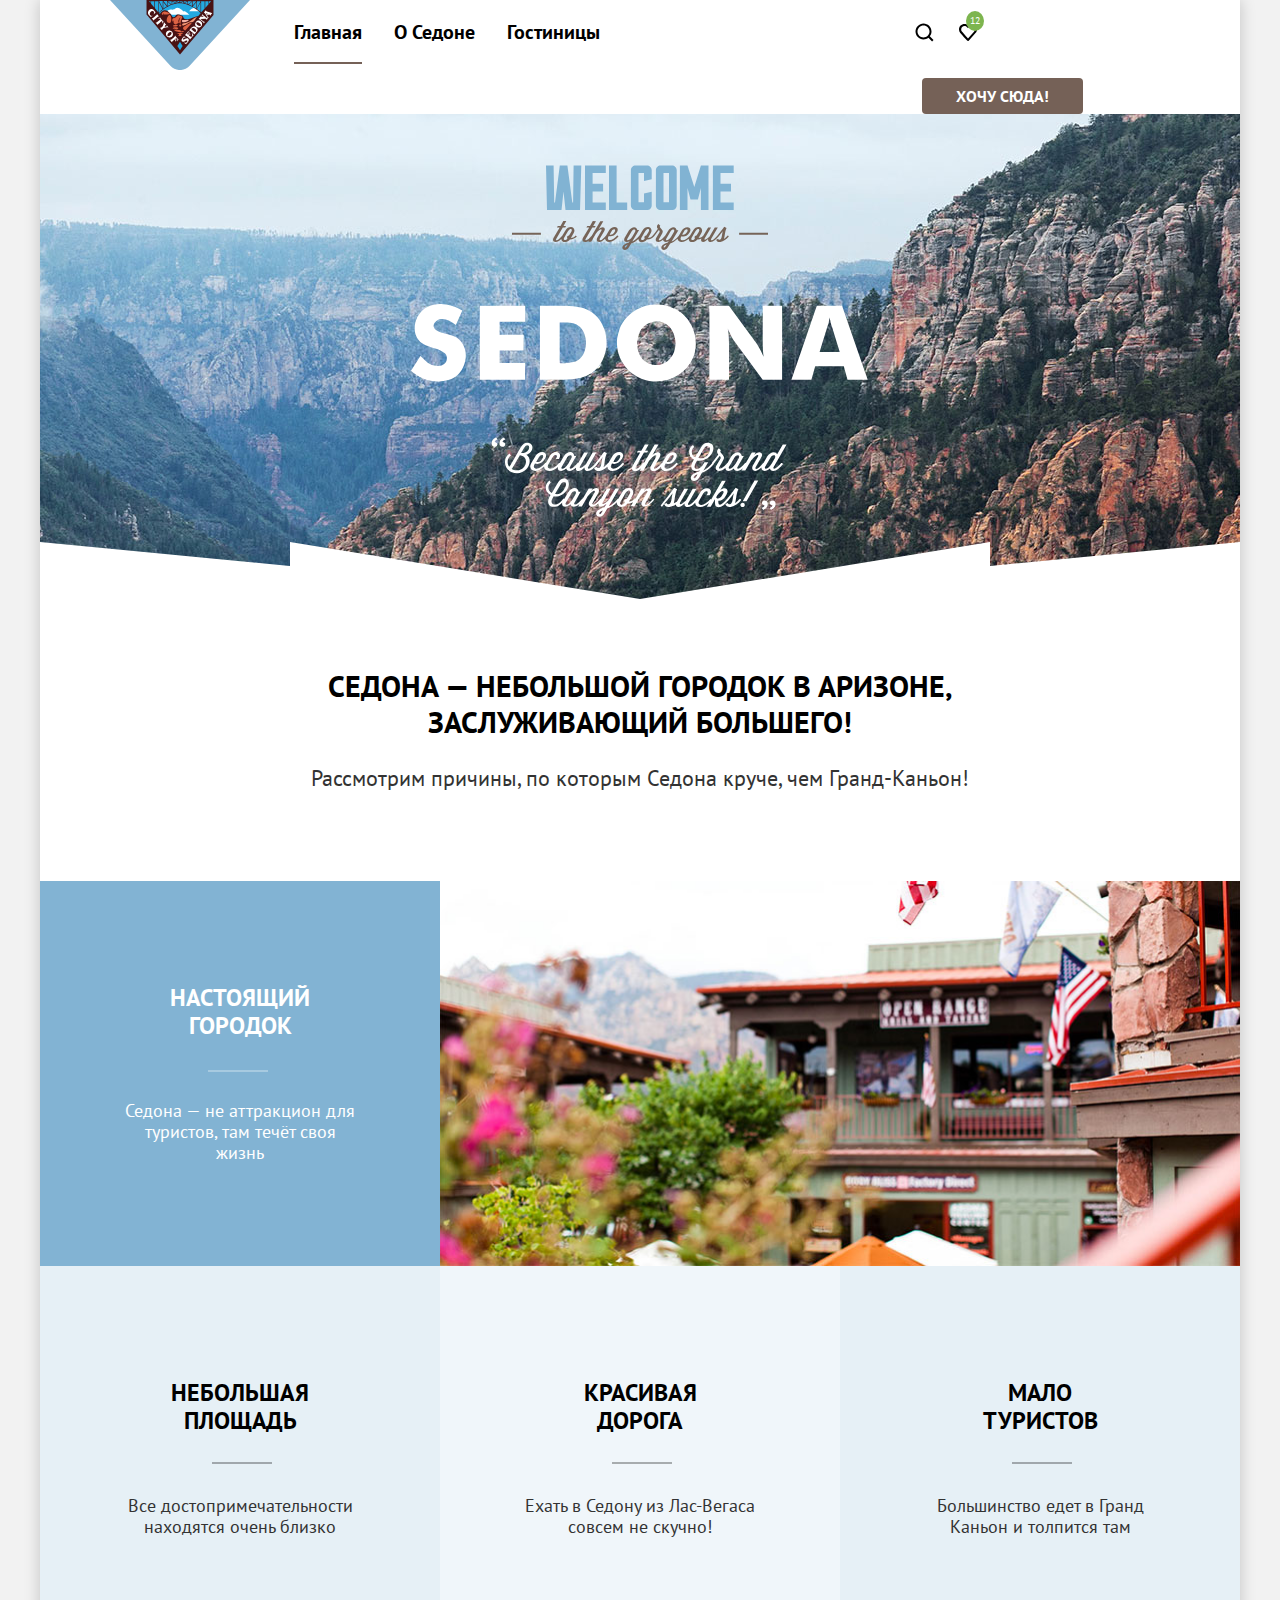
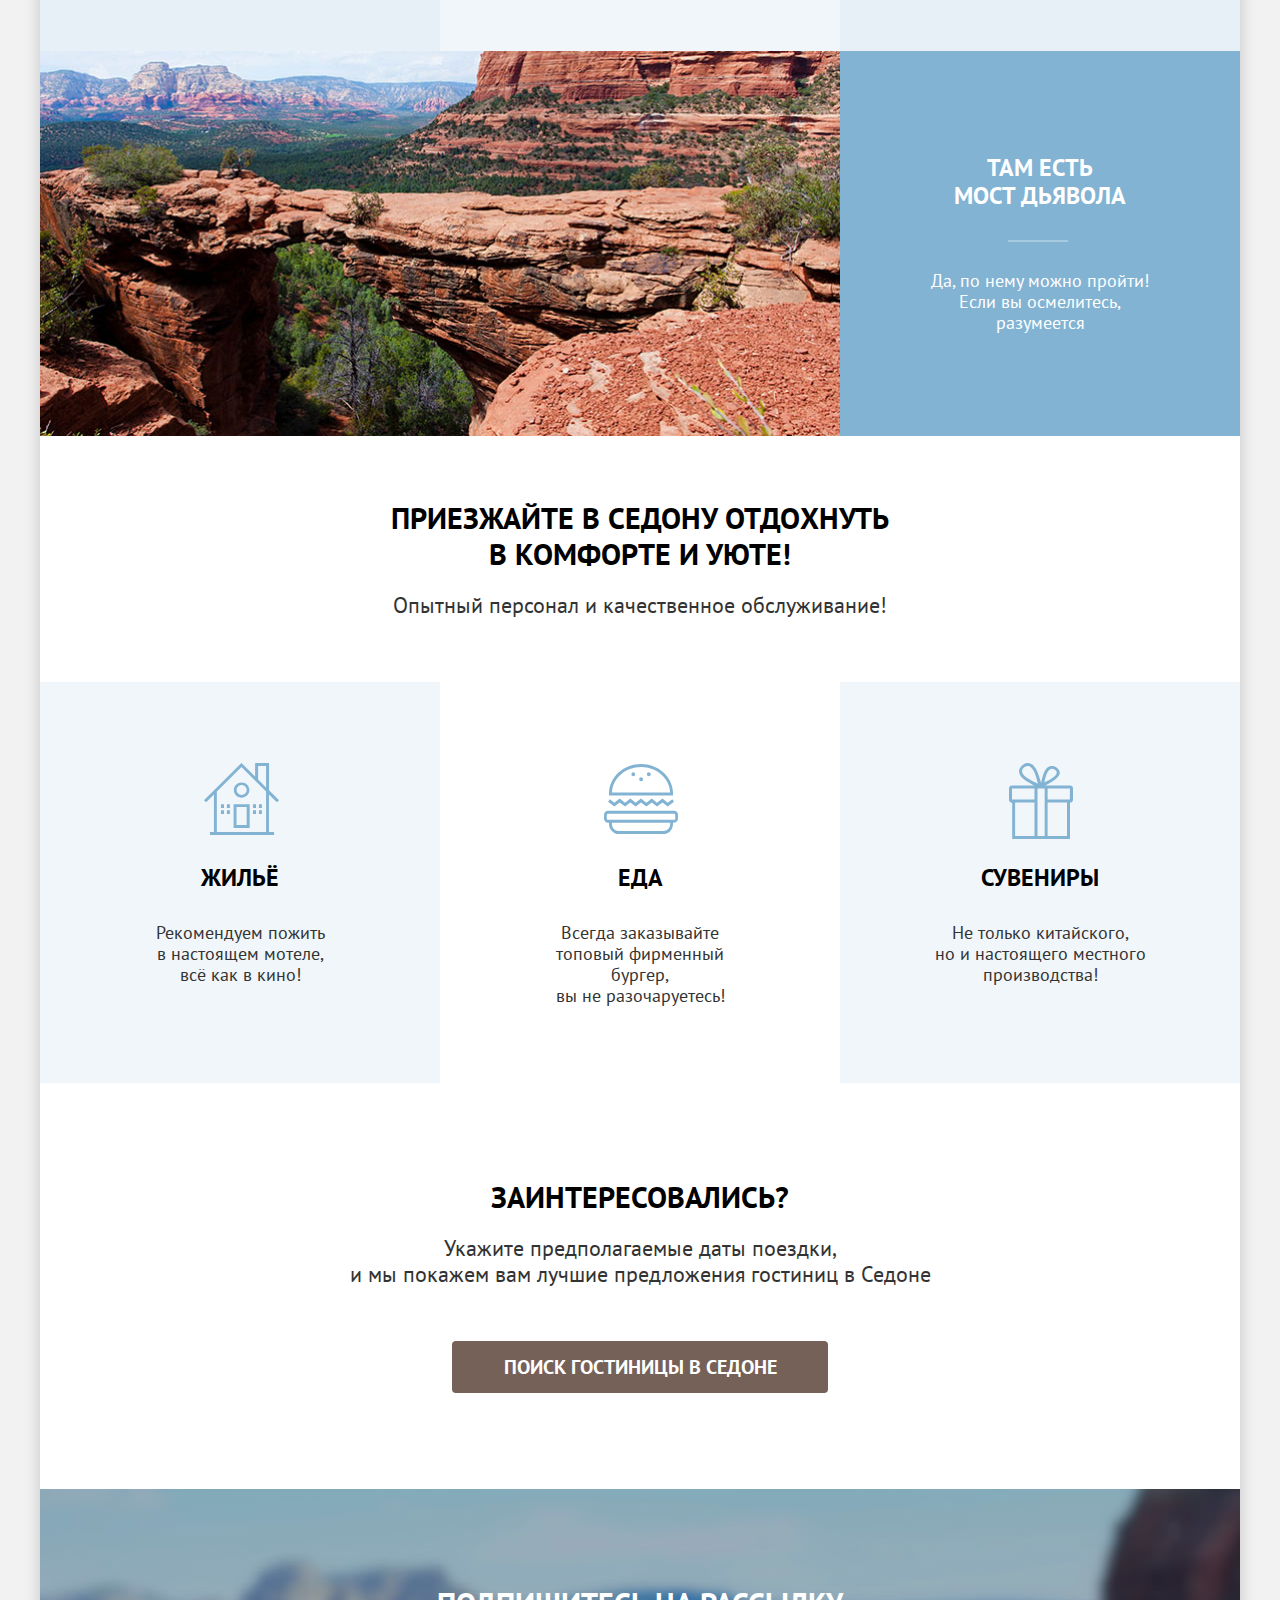
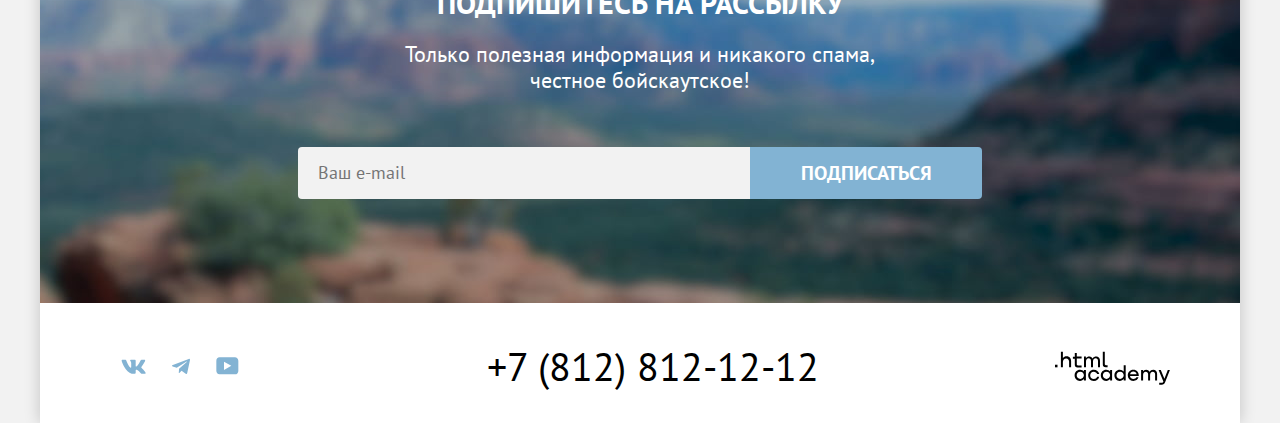
<file: index.html>
<!DOCTYPE html>
<html lang="ru">
  <head>
    <meta charset="utf-8">
    <title>HTML Academy: Седона</title>
    <link rel="icon" href="favicon.ico">
    <link rel="icon" type="image/png" href="images/index/favicon.png">
    <link rel="stylesheet" href="styles/style.css">
  </head>
  <body>
    <div class="page-container">
      <header class="page-header" data-test="header">
        <div class="section-container">
          <a href="index.html" class="navigation-logo">
            <img src="images/index/logo.svg" class="navigation-logo-img" width="140" height="70" alt="logo" >
          </a>
            <nav class="navigation">
              <ul class="navigation-list">
                <li class="navigation-item">
                  <a href="index.html" class="navigation-link navigation-link-current">Главная</a>
                </li>
                <li class="navigation-item">
                  <a href="about.html" class="navigation-link">О Седоне</a>
                </li>
                <li class="navigation-item">
                  <a href="catalog.html" class="navigation-link">Гостиницы</a>
                </li>
              </ul>
              <ul class="navigation-user">
                <li class="navigation-user-item">
                  <a class="navigation-user-link-search" href="#">
                    <span class="visually-hidden">Поиск</span>
                  </a>
                </li>
                <li class="navigation-user-item">
                  <a class="navigation-user-link-fav" href="#">
                    <span class="fav-number">12</span>
                    <span class="visually-hidden">Избранное</span>
                  </a>
                </li>
                  <li class="navigation-user-button">
                    <button type="button" class="button button-brown">Хочу сюда!</button>
                  </li>
              </ul>

            </nav>
        </div>
      </header>

      <main class="main-container main-index" data-test="main">
        <section class="hero" data-test="hero">
          <h1 class="visually-hidden">Седона</h1>
          <img src="images/index/welcome.svg" width="458" height="352" alt="Welcome to the gorgeous Sedona, because the Grand Canyon sucks!" class="promo-welcome">
        </section>
        <section class="reasons">
          <div class="section-container">
            <h2 class="reasons-title">Седона — небольшой городок в Аризоне, <br> заслуживающий большего!</h2>
            <p class="reasons-descr">Рассмотрим причины, по которым Седона круче, чем Гранд-Каньон!</p>
          </div>
        </section>
        <section class="advantages" data-test="advantages">
          <h2 class="visually-hidden">Преимущества</h2>
          <ul class="advantages-list">
            <li class="advantages-item">
              <div class="advantages-block">
                <h3 class="advantages-title">Настоящий городок</h3>
                <p class="advantages-descr">Седона — не аттракцион для туристов, там течёт своя жизнь</p>
              </div>
              <img class="advantages-img" src="images/index/true.jpeg" width="800" height="385" alt="Здание с флагом">
            </li>
            <li class="advantages-item">
              <div class="advantages-block advantages-block-light">
                <h3 class="advantages-title advantages-title-dark">Небольшая площадь</h3>
                <p class="advantages-descr advantages-descr-dark">Все достопримечательности находятся очень близко</p>
              </div>
            </li>
            <li class="advantages-item">
              <div class="advantages-block advantages-block-medium">
                <h3 class="advantages-title advantages-title-dark">Красивая <br> дорога</h3>
                <p class="advantages-descr advantages-descr-dark">Ехать в Седону из Лас-Вегаса совсем не скучно!</p>
              </div>
            </li>
            <li class="advantages-item">
              <div class="advantages-block advantages-block-light">
                <h3 class="advantages-title advantages-title-dark">Мало <br> туристов</h3>
                <p class="advantages-descr advantages-descr-dark">Большинство едет в Гранд Каньон и толпится там</p>
              </div>
            </li>
            <li class="advantages-item ">
              <img class="advantages-img" src="images/index/devil.jpeg" width="800" height="385" alt="Там есть мост дьявола">
              <div class="advantages-block">
                <h3 class="advantages-title">Там есть <br> мост дьявола</h3>
                <p class="advantages-descr">Да, по нему можно пройти! Если вы осмелитесь, разумеется</p>
              </div>
            </li>
          </ul>
        </section>
        <section class="come">
          <div class="section-container">
            <h2 class="come-title">Приезжайте в Седону отдохнуть <br> в комфорте и уюте!</h2>
            <p class="come-descr">Опытный персонал и качественное обслуживание!</p>
          </div>
        </section>
        <section class="service" data-test="service">
          <h2 class="visually-hidden">Сервисы</h2>
          <ul class="service-list">
            <li class="service-item service-item-medium">
              <h3 class="service-title">Жильё</h3>
              <p class="service-descr">Рекомендуем пожить <br> в настоящем мотеле, <br> всё как в кино!</p>
            </li>
            <li class="service-item">
              <h3 class="service-title">Еда</h3>
              <p class="service-descr">Всегда заказывайте <br> топовый фирменный бургер, <br> вы не разочаруетесь!</p>
            </li>
            <li class="service-item service-item-medium">
              <h3 class="service-title">Сувениры</h3>
              <p class="service-descr">Не только китайского, <br> но и настоящего местного <br> производства!</p>
            </li>
          </ul>
        </section>
        <section class="subscribe" data-test="search">
          <div class="section-container">
            <h2 class="subscribe-title">Заинтересовались?</h2>
            <p class="subscribe-descr">Укажите предполагаемые даты поездки, <br> и мы покажем вам лучшие предложения гостиниц в Седоне</p>
            <button type="button" class="button subscribe-button button-brown">Поиск гостиницы в Седоне</button>
          </div>
        </section>
        <section class="newsletter" data-test="subscribe">
          <h2 class="newsletter-title">Подпишитесь на рассылку</h2>
          <p class="newsletter-descr">Только полезная информация и никакого спама,<br> честное бойскаутское!</p>
          <form class="newsletter-form" action="https://echo.htmlacademy.ru/" method="post">
            <label class="visually-hidden" for="newsletter-email">Email</label>
            <input class="field" placeholder="Ваш e-mail" type="email" name="newsletter-email" id="newsletter-email" required>
            <button class="button newsletter-button button-blue" type="submit">
              Подписаться
            </button>
          </form>
        </section>
      </main>

      <footer class="page-footer" data-test="footer">
        <section class="footer-social">
          <ul class="social-list">
            <li class="footer-social-item">
              <a href="https://vk.com/htmlacademy" class="footer-social-link">
                <span class="visually-hidden">Вконтакте</span>
                <svg xmlns="http://www.w3.org/2000/svg" class="footer-social-icon" width="25" height="15" viewBox="0 0 25 15">
                  <path fill-rule="evenodd" clip-rule="evenodd" d="M24.1164 1.80445C24.2824 1.25845 24.1164 0.856445 23.3214 0.856445H20.6964C20.0284 0.856445 19.7204 1.20345 19.5534 1.58645C19.5534 1.58645 18.2184 4.78245 16.3274 6.85845C15.7154 7.46045 15.4374 7.65145 15.1034 7.65145C14.9364 7.65145 14.6854 7.46045 14.6854 6.91345V1.80445C14.6854 1.14845 14.5014 0.856445 13.9454 0.856445H9.81738C9.40038 0.856445 9.14938 1.16045 9.14938 1.44945C9.14938 2.07045 10.0954 2.21445 10.1924 3.96245V7.76045C10.1924 8.59345 10.0394 8.74444 9.70538 8.74444C8.81538 8.74444 6.65038 5.53345 5.36538 1.85945C5.11638 1.14445 4.86438 0.856445 4.19338 0.856445H1.56638C0.816382 0.856445 0.666382 1.20345 0.666382 1.58645C0.666382 2.26845 1.55638 5.65645 4.81138 10.1374C6.98138 13.1974 10.0364 14.8564 12.8194 14.8564C14.4884 14.8564 14.6944 14.4884 14.6944 13.8534V11.5404C14.6944 10.8034 14.8524 10.6564 15.3814 10.6564C15.7714 10.6564 16.4384 10.8484 17.9964 12.3234C19.7764 14.0724 20.0694 14.8564 21.0714 14.8564H23.6964C24.4464 14.8564 24.8224 14.4884 24.6064 13.7604C24.3684 13.0364 23.5184 11.9854 22.3914 10.7384C21.7794 10.0284 20.8614 9.26345 20.5824 8.88045C20.1934 8.38945 20.3044 8.17044 20.5824 7.73345C20.5824 7.73345 23.7824 3.30745 24.1154 1.80445H24.1164Z"/>
                  </svg>
              </a>
            </li>
            <li class="footer-social-item">
              <a href="https://t.me/htmlacademy" class="footer-social-link">
                <span class="visually-hidden">Телеграмм</span>
                <svg xmlns="http://www.w3.org/2000/svg" class="footer-social-icon" width="18" height="17" viewBox="0 0 18 17">
                  <path d="M16.785 0.955705L0.840489 7.1042C-0.247661 7.54126 -0.241365 8.14828 0.640845 8.41897L4.73445 9.69597L14.2058 3.72014C14.6537 3.44766 15.0629 3.59424 14.7265 3.89281L7.05283 10.8183H7.05103L7.05283 10.8192L6.77045 15.0387C7.18413 15.0387 7.36669 14.8489 7.59871 14.625L9.58705 12.6915L13.7229 15.7464C14.4855 16.1664 15.0332 15.9506 15.2229 15.0405L17.9379 2.2453C18.2158 1.13107 17.5126 0.626562 16.785 0.955705Z"/>
                  </svg>
              </a>
            </li>
            <li class="footer-social-item">
              <a href="https://www.youtube.com/@HTMLAcademyTV" class="footer-social-link">
                <span class="visually-hidden">Ютуб</span>
                <svg xmlns="http://www.w3.org/2000/svg" class="footer-social-icon" width="23" height="18" viewBox="0 0 23 18">
                  <path d="M18.9402 0.356445H3.50738C1.64668 0.356445 0.333252 1.9502 0.333252 3.75645V13.8502C0.333252 15.7627 1.64668 17.3564 3.50738 17.3564H19.1591C20.8009 17.3564 22.3333 15.7627 22.3333 13.9564V3.75645C22.1143 1.9502 20.8009 0.356445 18.9402 0.356445ZM7.99494 12.8939V4.81894L15.3283 8.85645L7.99494 12.8939Z"/>
                  </svg>
              </a>
            </li>
          </ul>
          <address class="contact-adress">
            <a href="tel:88128121212" class="contact-address-phone">+7 (812) 812-12-12</a>
          </address>
          <a class="autor-logo" href="https://htmlacademy.ru/intensive/htmlcss">
            <svg class="html-logo" xmlns="http://www.w3.org/2000/svg" width="115" height="34" viewBox="0 0 115 34">
              <path d="M0 13.7232V16.3232H2.5V13.7232H0Z"/>
              <path d="M11.6 5.32324C10 5.32324 8.8 6.02324 8 7.02324H7.9V0.823242H5.9V16.3232H7.9V11.0232C7.9 8.92324 9.2 7.42324 11.2 7.42324C13 7.42324 14.1 8.82324 14.1 10.6232V16.3232H16.1V10.2232C16.2 7.22324 14.3 5.32324 11.6 5.32324Z"/>
              <path d="M26.6 5.62324H21.8V1.92324H19.8V5.72324H17.9V7.72324H19.8V13.7232C19.8 15.4232 20.8 16.4232 22.5 16.4232H26.6V14.4232H22.9C22.2 14.4232 21.8 14.0232 21.8 13.3232V7.62324H26.6V5.62324Z"/>
              <path d="M41.1 5.42324C39.5 5.42324 38.2 6.22324 37.6 7.52324H37.5C36.9 6.32324 35.7 5.42324 34.1 5.42324C32.7 5.42324 31.6 6.22324 31 7.22324H30.9V5.62324H29V16.2232H31V10.8232C31 8.82324 32 7.32324 33.6 7.32324C35.1 7.32324 36 8.32324 36 9.92324V16.2232H38V10.6232C38 8.22324 39.4 7.32324 40.6 7.32324C42.1 7.32324 43 8.32324 43 9.92324V16.2232H45V9.72324C45.1 7.22324 43.6 5.42324 41.1 5.42324Z"/>
              <path d="M47.8 13.5232C47.8 15.2232 48.8 16.2232 50.6 16.2232H52.6V14.2232H50.9C50.2 14.2232 49.8 13.8232 49.8 13.1232V0.823242H47.8V13.5232Z"/>
              <path d="M28.9 20.5232C28 19.4232 26.7 18.7232 25 18.7232C21.9 18.7232 19.6 21.0232 19.6 24.3232C19.6 27.6232 21.9 29.9232 25 29.9232C26.8 29.9232 28 29.1232 28.8 28.0232H28.9V29.6232H30.9V19.0232H28.9V20.5232ZM25.3 27.9232C23.1 27.9232 21.7 26.3232 21.7 24.3232C21.7 22.3232 23.1 20.7232 25.3 20.7232C27.5 20.7232 28.9 22.3232 28.9 24.3232C28.9 26.2232 27.5 27.9232 25.3 27.9232Z" />
              <path d="M44.2 22.8232C43.7 20.4232 41.6 18.7232 38.8 18.7232C35.4 18.7232 33.2 21.2232 33.2 24.3232C33.2 27.4232 35.4 29.9232 38.8 29.9232C41.6 29.9232 43.7 28.1232 44.2 25.7232H42.1C41.7 27.0232 40.4 28.0232 38.8 28.0232C36.6 28.0232 35.2 26.4232 35.2 24.4232C35.2 22.4232 36.6 20.8232 38.8 20.8232C40.4 20.8232 41.6 21.8232 42.1 23.0232H44.2V22.8232Z" />
              <path d="M55.1 20.5232C54.2 19.4232 52.9 18.7232 51.2 18.7232C48.1 18.7232 45.8 21.0232 45.8 24.3232C45.8 27.6232 48.1 29.9232 51.2 29.9232C53 29.9232 54.2 29.1232 55 28.0232H55.1V29.6232H57.1V19.0232H55.1V20.5232ZM51.5 27.9232C49.3 27.9232 47.9 26.3232 47.9 24.3232C47.9 22.3232 49.3 20.7232 51.5 20.7232C53.7 20.7232 55.1 22.3232 55.1 24.3232C55.1 26.2232 53.6 27.9232 51.5 27.9232Z"/>
              <path d="M68.7 20.6232C67.8 19.5232 66.5 18.7232 64.8 18.7232C61.7 18.7232 59.4 21.0232 59.4 24.3232C59.4 27.6232 61.6 29.9232 64.8 29.9232C66.5 29.9232 67.8 29.1232 68.6 28.1232H68.7V29.6232H70.7V14.2232H68.7V20.6232ZM65.1 27.9232C62.9 27.9232 61.5 26.3232 61.5 24.3232C61.5 22.3232 62.9 20.7232 65.1 20.7232C67.3 20.7232 68.7 22.3232 68.7 24.3232C68.6 26.3232 67.2 27.9232 65.1 27.9232Z" />
              <path d="M78.3 18.7232C75 18.7232 72.8 21.2232 72.8 24.3232C72.8 27.3232 74.9 29.9232 78.3 29.9232C80.8 29.9232 82.8 28.6232 83.5 26.3232H81.4C80.9 27.3232 79.8 27.9232 78.4 27.9232C76.5 27.9232 75.1 26.6232 75 25.0232H83.8C84 21.4232 81.8 18.7232 78.3 18.7232ZM78.3 20.6232C80 20.6232 81.3 21.6232 81.6 23.2232H75.1C75.4 21.7232 76.6 20.6232 78.3 20.6232Z" />
              <path d="M98.2 18.7232C96.6 18.7232 95.3 19.5232 94.6 20.7232H94.5C93.9 19.5232 92.7 18.7232 91.1 18.7232C89.7 18.7232 88.6 19.4232 88 20.5232V19.0232H86.1V29.6232H88.1V24.2232C88.1 22.2232 89.1 20.8232 90.7 20.7232C92.2 20.7232 93.1 21.7232 93.1 23.3232V29.6232H95.1V24.0232C95.1 21.6232 96.5 20.7232 97.7 20.7232C99.2 20.7232 100.1 21.7232 100.1 23.3232V29.6232H102.1V23.1232C102.2 20.5232 100.7 18.7232 98.2 18.7232Z" />
              <path d="M109.4 27.8232L105.8 18.9232H103.6L108.4 30.5232C108.1 31.4232 107.7 31.7232 106.7 31.7232H104.2V33.7232H106.7C108.5 33.7232 109.5 32.9232 110.2 31.1232L114.9 18.9232H112.8L109.4 27.8232Z"/>
            </svg>
          </a>
        </section>
      </footer>
    </div>
    <div class="modal-container modal-container-close" data-test="modal">
      <div class="modal modal-close">
        <button type="button" class="modal-close-button">
          <span class="visually-hidden">Закрыть окно</span>
        </button>
        <div class="modal-content">
          <h2 class="modal-title">Поиск гостиницы в Седоне</h2>
          <form action="https://echo.htmlacademy.ru" class="modal-form">
            <fieldset class="modal-visit">
                <label class="modal-label" for="in">Дата заезда:</label>
                <div class="wrapper-label text valid">
                  <input class="modal-input" id="in" type="text" placeholder="27 апреля 2020" required>
                </div>
                <label class="modal-label" for="out">Дата выезда:</label>
                <div class="wrapper-label text invalid">
                  <input class="modal-input" id="out" type="text" placeholder="1 сентября 2023" required>
                </div>
            </fieldset>
            <fieldset class="modal-person">
              <div class="modal-adult">
                <label class="modal-label" for="adult">Взрослые:</label>
                <div class="wrapper-input">
                  <button type="button" class="modal-button-search button-minus">
                    <span class="visually-hidden">Уменьшить</span>
                    <svg
                        class="button-modal-search-icon"
                        width="20"
                        height="20"
                        viewBox="0 0 20 20"
                        xmlns="http://www.w3.org/2000/svg"
                      >
                        <path
                          d="M3 9V11H17V9H3Z"
                        />
                    </svg>
                  </button>
                  <input class="modal-input modal-input-small" id="adult" type="number" value="2">
                  <button type="button" class="modal-button-search button-plus">
                    <span class="visually-hidden">Увеличить</span>
                    <svg
                        class="button-modal-search-icon"
                        width="20"
                        height="20"
                        viewBox="0 0 20 20"
                        xmlns="http://www.w3.org/2000/svg"
                      >
                        <path
                          d="M17 9H11V3H9V9H3V11H9V17H11V11H17V9Z"
                        />
                    </svg>
                  </button>
                </div>
              </div>
              <div class="modal-child">
                <span class="modal-label">
                  <label class="modal-label" for="child">Дети:</label>
                  <span class="tooltip">
                    <button type="button" class="tooltip-toogle">
                      <span class="visually-hidden">Информация</span>
                        <svg
                          width="2"
                          height="12"
                          viewBox="0 0 2 12"
                          fill="none"
                          xmlns="http://www.w3.org/2000/svg"
                        >
                          <path
                            fill-rule="evenodd"
                            clip-rule="evenodd"
                            d="M0 0H2V2H0V0ZM2 12H0V3H2V12Z"
                            fill="white"
                          />
                        </svg>
                    </button>
                    <span class="tooltip-text">Укажите количество детей, которые будут с вами, возраст которых от 6 до 18 лет. Дети <br> до 6 лет размещаются <br>бесплатно.</span>
                  </span>
                </span>
                <div class="wrapper-input">
                  <button type="button" class="modal-button-search button-minus">
                    <span class="visually-hidden">Уменьшить</span>
                    <svg
                        class="button-modal-search-icon"
                        width="20"
                        height="20"
                        viewBox="0 0 20 20"
                        xmlns="http://www.w3.org/2000/svg"
                      >
                        <path
                          d="M3 9V11H17V9H3Z"
                        />
                    </svg>
                  </button>
                  <input class="modal-input modal-input-small" id="child" type="number" value="2">
                  <button type="button" class="modal-button-search button-plus">
                    <span class="visually-hidden">Увеличить</span>
                    <svg
                        class="button-modal-search-icon"
                        width="20"
                        height="20"
                        viewBox="0 0 20 20"
                        xmlns="http://www.w3.org/2000/svg"
                      >
                        <path
                          d="M17 9H11V3H9V9H3V11H9V17H11V11H17V9Z"
                        />
                    </svg>
                  </button>
                </div>
              </div>
            </fieldset>
            <button class="button modal-button" type="submit">Найти</button>
          </form>
        </div>
      </div>
    </div>
  </body>
</html>
</file>
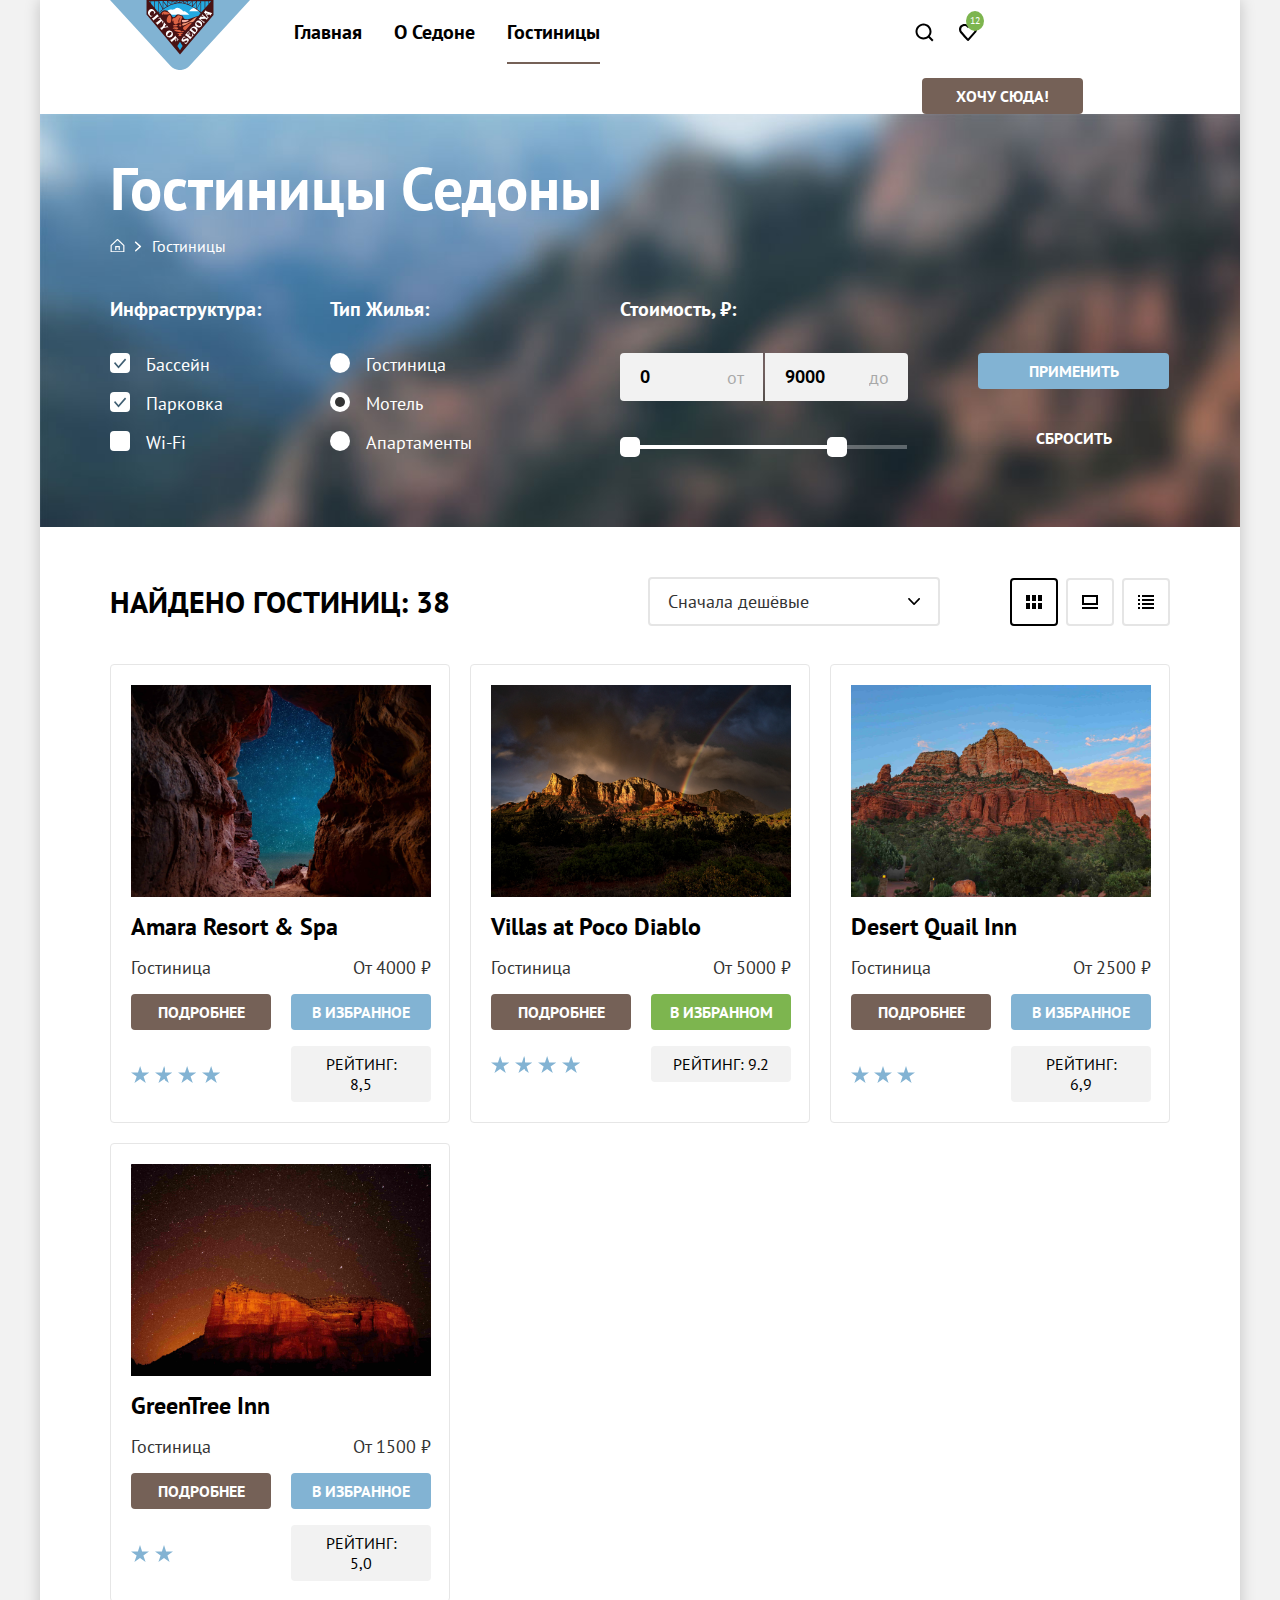
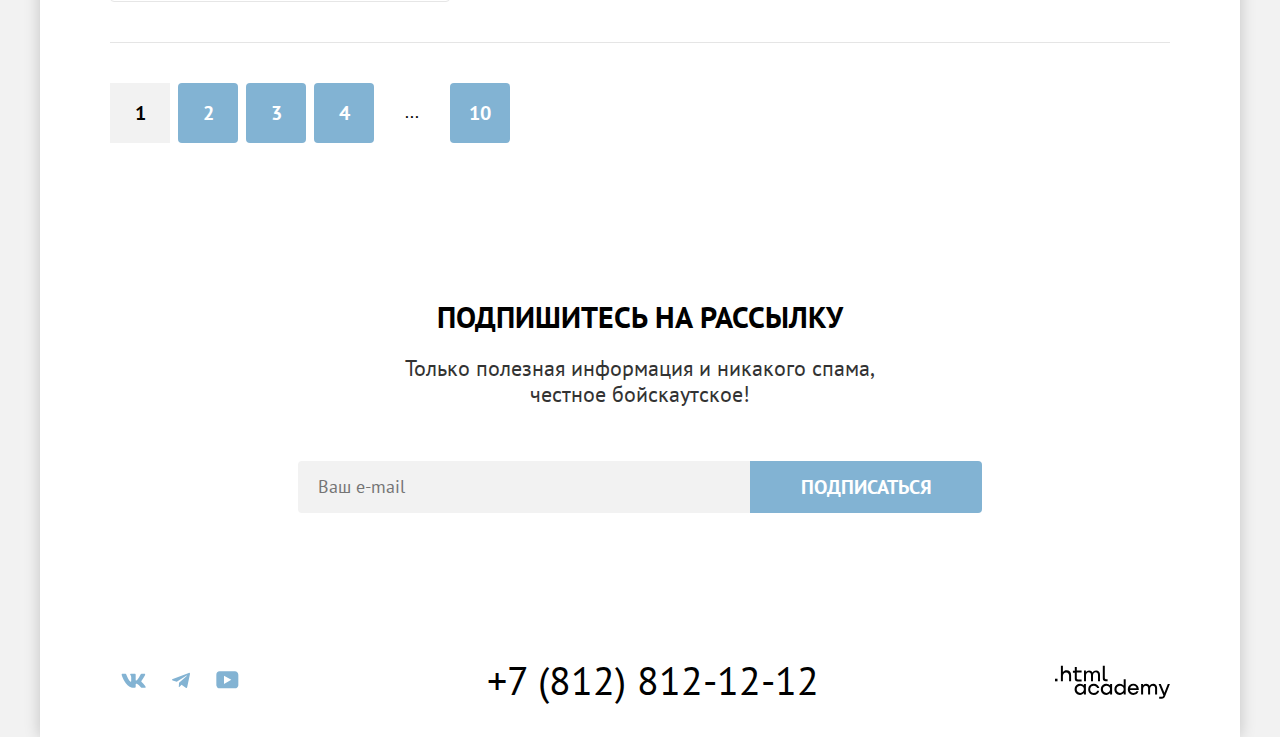
<file: catalog.html>
<!DOCTYPE html>
<html lang="ru">
<head>
    <meta charset="UTF-8">
    <meta name="viewport" content="width=device-width, initial-scale=1.0">
    <title>Гостиницы</title>
    <link rel="icon" href="favicon.ico">
    <link rel="icon" type="image/png" href="images/index/favicon.png">
    <link rel="stylesheet" href="styles/style.css">
</head>
<body>
    <div class="page-container">
      <header class="page-header" data-test="header">
        <div class="section-container">
          <a href="index.html" class="navigation-logo">
            <img src="images/index/logo.svg" class="navigation-logo-img" width="140" height="70" alt="logo">
          </a>
            <nav class="navigation">
              <ul class="navigation-list">
                <li class="navigation-item">
                  <a href="index.html" class="navigation-link">Главная</a>
                </li>
                <li class="navigation-item">
                  <a href="about.html" class="navigation-link">О Седоне</a>
                </li>
                <li class="navigation-item">
                  <a href="catalog.html" class="navigation-link navigation-link-current">Гостиницы</a>
                </li>
              </ul>
              <ul class="navigation-user">
                <li class="navigation-user-item">
                  <a class="navigation-user-link-search" href="#">
                    <span class="visually-hidden">Поиск</span>
                  </a>
                </li>
                <li class="navigation-user-item">
                  <a class="navigation-user-link-fav" href="#">
                    <span class="fav-number">12</span>
                    <span class="visually-hidden">Избранное</span>
                  </a>
                </li>
                <li class="navigation-user-button">
                  <button type="button" class="button button-brown">Хочу сюда!</button>
                </li>
              </ul>

            </nav>
        </div>
      </header>

        <main class="main-container main-inner" data-test="main">
            <header class="inner-header">
                <h1 class="inner-header-title">Гостиницы Седоны</h1>
                <ul class="breadcrumbs">
                    <li class="breadcrumbs-item breadcrumbs-item-home">
                        <a href="index.html" class="breadcrumbs-link"></a>
                    </li>
                    <li class="breadcrumbs-item">
                        <a class="breadcrumbs-link">Гостиницы</a>
                    </li>
                </ul>
                <h2 class="visually-hidden">Список фильтров</h2>
                <form class="catalog-filter" action="https://echo.htmlacademy.ru/" method="post" data-test="filter">
                    <fieldset class="catalog-filter-group">
                        <legend class="catalog-filter-title">Инфраструктура:</legend>
                        <ul class="catalog-filter-list">
                            <li class="catalog-filter-item catalog-filter-item-mb">
                                <label class="control">
                                    <input type="checkbox" class="visually-hidden control-input-checkbox" name="pool" checked>
                                    <span class="custom-checkbox">
                                      <span class="checkbox-checkmark"></span>
                                    </span>
                                    Бассейн
                                </label>
                            </li>
                            <li class="catalog-filter-item catalog-filter-item-mb">
                                <label class="control">
                                    <input type="checkbox" class="visually-hidden control-input-checkbox" name="parking" checked>
                                    <span class="custom-checkbox">
                                      <span class="checkbox-checkmark"></span>
                                    </span>
                                    Парковка
                                </label>
                            </li>
                            <li class="catalog-filter-item catalog-filter-item-mb">
                                <label class="control">
                                    <input type="checkbox" class="visually-hidden control-input-checkbox" name="wi-fi">
                                    <span class="custom-checkbox">
                                      <span class="checkbox-checkmark"></span>
                                    </span>
                                    Wi-Fi
                                </label>
                            </li>
                        </ul>
                    </fieldset>
                    <fieldset class="catalog-filter-group">
                        <legend class="catalog-filter-title">Тип Жилья:</legend>
                        <ul class="catalog-filter-list">
                            <li class="catalog-filter-item catalog-filter-item-mb">
                                <label class="control">
                                    <input class="visually-hidden control-input-radio" type="radio" name="product-group" value="hotels">
                                    <span class="custom-radio">
                                      <span class="radio-checkmark"></span>
                                    </span>
                                    Гостиница
                                </label>
                            </li>
                            <li class="catalog-filter-item catalog-filter-item-mb">
                                <label class="control">
                                    <input class="visually-hidden control-input-radio" type="radio" name="product-group" value="motels" checked>
                                    <span class="custom-radio">
                                      <span class="radio-checkmark"></span>
                                    </span>
                                    Мотель
                                </label>
                            </li>
                            <li class="catalog-filter-item catalog-filter-item-mb">
                                <label class="control">
                                    <input class="visually-hidden control-input-radio" type="radio" name="product-group" value="appartaments">
                                    <span class="custom-radio">
                                      <span class="radio-checkmark"></span>
                                    </span>
                                    Апартаменты
                                </label>
                            </li>
                        </ul>
                    </fieldset>
                    <fieldset class="catalog-filter-group">
                        <legend class="catalog-filter-title">Стоимость, ₽:</legend>
                        <ul class="catalog-filter-list-col">
                            <li class="catalog-filter-item">
                                <label for="from" class="input-label">
                                    от
                                </label>
                                <input class="catalog-filter-from" type="text" value="0" id="from" name="from">
                            </li>
                            <li class="catalog-filter-item">
                              <label for="to" class="input-label">
                                  до
                              </label>
                              <input class="catalog-filter-to" type="text" value="9000" id="to" name="to">
                            </li>
                        </ul>
                        <div class="range">
                          <button class="range-button range-button-min" type="button">
                            <span class="visually-hidden">От</span>
                          </button>
                          <button class="range-button range-button-max" type="button">
                            <span class="visually-hidden">До</span>
                          </button>
                        </div>
                    </fieldset>
                    <div class="catalog-filter-group catalog-filter-buttons">
                        <button class="button catalog-filter-sub button-blue" type="submit">Применить</button>
                        <button class="button catalog-filter-res" type="reset">Сбросить</button>
                    </div>
                </form>
            </header>
            <section class="catalog-product" data-test="catalog">
                <div class="catalog-header">
                    <h2 class="catalog-product-title">Найдено гостиниц: 38</h2>
                    <select class="select-control" aria-label="Сортировка">
                        <option value="cheap">Сначала дешёвые</option>
                        <option value="popular">Сначала популярные</option>
                        <option value="expensive">Сначала дорогие</option>
                    </select>
                    <ul class="cards-list">
                        <li class="cards-list-item cards-list-item-current">
                            <a href="#" class="cards-button cards-button-current">
                                <span class="visually-hidden">Показать списком</span>
                            </a>
                        </li>
                        <li class="cards-list-item">
                            <a class="cards-button" href="#">
                                <span class="visually-hidden">Показать карточками</span>
                            </a>
                        </li>
                        <li class="cards-list-item">
                            <a class="cards-button" href="#">
                                <span class="visually-hidden">Показать плитками</span>
                            </a>
                        </li>
                    </ul>
                </div>
                <ul class="product-list">
                    <li class="product-list-item">
                        <a href="#" class="product-list-link" tabindex="-1">
                            <img src="images/catalog/1.jpg" alt="View from a cave or arch looking out at a starry night sky." width="300" height="212" class="product-list-image">
                            <h2 class="product-list-title">Amara Resort & Spa</h2>
                        </a>
                        <div class="product-list-filter">
                            <p class="product-list-name">Гостиница</p>
                            <b class="product-list-price">От 4000 ₽</b>
                        </div>
                        <div class="product-list-filter">
                            <a href="#" class="button product-list-about button-brown">Подробнее</a>
                            <a href="#" class="button product-list-fav button-blue">В Избранное</a>
                        </div>
                        <div class="product-list-filter">
                            <div class="product-list-star star-4">
                                <span class="visually-hidden">4 звезды</span>
                            </div>
                            <div class="product-list-rating">Рейтинг: 8,5</div>
                        </div>
                    </li>
                    <li class="product-list-item">
                        <a href="#" class="product-list-link" tabindex="-1">
                            <img src="images/catalog/2.jpeg" alt="Dramatic cliffs under a cloudy sky, with a vibrant rainbow overhead." width="300" height="212" class="product-list-image">
                            <h2 class="product-list-title">Villas at Poco Diablo</h2>
                        </a>
                        <div class="product-list-filter">
                            <p class="product-list-name">Гостиница</p>
                            <b class="product-list-price">От 5000 ₽</b>
                        </div>
                        <div class="product-list-filter">
                            <a href="#" class="button product-list-about button-brown">Подробнее</a>
                            <a href="#" class="button product-list-fav button-green">В Избранном</a>
                        </div>
                        <div class="product-list-filter">
                            <p class="product-list-star star-4">
                                <span class="visually-hidden">4 звезды</span>
                            </p>
                            <div class="product-list-rating">Рейтинг: 9.2</div>
                        </div>
                    </li>
                    <li class="product-list-item">
                        <a href="#" class="product-list-link" tabindex="-1">
                            <img src="images/catalog/3.jpg" alt="Majestic red rock formation against a sunset sky, framed by greenery." width="300" height="212" class="product-list-image">
                            <h2 class="product-list-title">Desert Quail Inn</h2>
                        </a>
                        <div class="product-list-filter">
                            <p class="product-list-name">Гостиница</p>
                            <b class="product-list-price">От 2500 ₽</b>
                        </div>
                        <div class="product-list-filter">
                            <a href="#" class="button product-list-about button-brown">Подробнее</a>
                            <a href="#" class="button product-list-fav button-blue">В Избранное</a>
                        </div>
                        <div class="product-list-filter">
                            <p class="product-list-star star-3">
                                <span class="visually-hidden">3 звезды</span>
                            </p>
                            <div class="product-list-rating">Рейтинг: 6,9</div>
                        </div>
                    </li>
                    <li class="product-list-item">
                        <a href="#" class="product-list-link" tabindex="-1">
                            <img src="images/catalog/4.jpg" alt="Nighttime scene of a rock formation with a star-filled sky above." width="300" height="212" class="product-list-image">
                            <h2 class="product-list-title">GreenTree Inn</h2>
                        </a>
                        <div class="product-list-filter">
                            <p class="product-list-name">Гостиница</p>
                            <b class="product-list-price">От 1500 ₽</b>
                        </div>
                        <div class="product-list-filter">
                            <a href="#" class="button product-list-about button-brown">Подробнее</a>
                            <a href="#" class="button product-list-fav button-blue">В Избранное</a>
                        </div>
                        <div class="product-list-filter">
                            <p class="product-list-star star-2">
                                <span class="visually-hidden">2 звезды</span>
                            </p>
                            <div class="product-list-rating">Рейтинг: 5,0</div>
                        </div>
                    </li>
                </ul>

                <ul class="pagination">
                    <li class="pagination-item pagination-item-current">
                        <a class="pagination-link pagination-link-current"><span class="pagination-text">1</span></a>
                    </li>
                    <li class="pagination-item">
                        <a class="pagination-link" href="#"><span class="pagination-text">2</span></a>
                    </li>
                    <li class="pagination-item">
                        <a class="pagination-link" href="#"><span class="pagination-text">3</span></a>
                    </li>
                    <li class="pagination-item">
                        <a class="pagination-link" href="#"><span class="pagination-text">4</span></a>
                    </li>
                    <li class="pagination-item pagination-item-dots">
                      <span>...</span>
                  </li>
                  <li class="pagination-item">
                    <a class="pagination-link" href="#"><span class="pagination-text">10</span></a>
                </li>
                </ul>
            </section>
            <section class="newsletter newsletter-without" data-test="subscribe">
                <div class="section-container">
                    <h2 class="newsletter-title newsletter-title-dark">Подпишитесь на рассылку</h2>
                    <p class="newsletter-descr newsletter-descr-dark">Только полезная информация и никакого спама, <br> честное бойскаутское!</p>
                </div>
                <form class="newsletter-form" action="https://echo.htmlacademy.ru/" method="post">
                    <label class="visually-hidden" for="newsletter-email">Email</label>
                    <input class="field" placeholder="Ваш e-mail" type="email" name="newsletter-email" id="newsletter-email" required>
                    <button class="button newsletter-button button-blue" type="submit">
                        Подписаться
                    </button>
                </form>
            </section>
        </main>
        <footer class="page-footer" data-test="footer">
          <section class="footer-social">
            <ul class="social-list">
              <li class="footer-social-item">
                <a href="https://vk.com/htmlacademy" class="footer-social-link">
                  <span class="visually-hidden">Вконтакте</span>
                  <svg xmlns="http://www.w3.org/2000/svg" class="footer-social-icon" width="25" height="15" viewBox="0 0 25 15">
                    <path fill-rule="evenodd" clip-rule="evenodd" d="M24.1164 1.80445C24.2824 1.25845 24.1164 0.856445 23.3214 0.856445H20.6964C20.0284 0.856445 19.7204 1.20345 19.5534 1.58645C19.5534 1.58645 18.2184 4.78245 16.3274 6.85845C15.7154 7.46045 15.4374 7.65145 15.1034 7.65145C14.9364 7.65145 14.6854 7.46045 14.6854 6.91345V1.80445C14.6854 1.14845 14.5014 0.856445 13.9454 0.856445H9.81738C9.40038 0.856445 9.14938 1.16045 9.14938 1.44945C9.14938 2.07045 10.0954 2.21445 10.1924 3.96245V7.76045C10.1924 8.59345 10.0394 8.74444 9.70538 8.74444C8.81538 8.74444 6.65038 5.53345 5.36538 1.85945C5.11638 1.14445 4.86438 0.856445 4.19338 0.856445H1.56638C0.816382 0.856445 0.666382 1.20345 0.666382 1.58645C0.666382 2.26845 1.55638 5.65645 4.81138 10.1374C6.98138 13.1974 10.0364 14.8564 12.8194 14.8564C14.4884 14.8564 14.6944 14.4884 14.6944 13.8534V11.5404C14.6944 10.8034 14.8524 10.6564 15.3814 10.6564C15.7714 10.6564 16.4384 10.8484 17.9964 12.3234C19.7764 14.0724 20.0694 14.8564 21.0714 14.8564H23.6964C24.4464 14.8564 24.8224 14.4884 24.6064 13.7604C24.3684 13.0364 23.5184 11.9854 22.3914 10.7384C21.7794 10.0284 20.8614 9.26345 20.5824 8.88045C20.1934 8.38945 20.3044 8.17044 20.5824 7.73345C20.5824 7.73345 23.7824 3.30745 24.1154 1.80445H24.1164Z"/>
                  </svg>
                </a>
              </li>
              <li class="footer-social-item">
                <a href="https://t.me/htmlacademy" class="footer-social-link">
                  <span class="visually-hidden">Телеграмм</span>
                  <svg xmlns="http://www.w3.org/2000/svg" class="footer-social-icon" width="18" height="17" viewBox="0 0 18 17">
                    <path d="M16.785 0.955705L0.840489 7.1042C-0.247661 7.54126 -0.241365 8.14828 0.640845 8.41897L4.73445 9.69597L14.2058 3.72014C14.6537 3.44766 15.0629 3.59424 14.7265 3.89281L7.05283 10.8183H7.05103L7.05283 10.8192L6.77045 15.0387C7.18413 15.0387 7.36669 14.8489 7.59871 14.625L9.58705 12.6915L13.7229 15.7464C14.4855 16.1664 15.0332 15.9506 15.2229 15.0405L17.9379 2.2453C18.2158 1.13107 17.5126 0.626562 16.785 0.955705Z"/>
                  </svg>
                </a>
              </li>
              <li class="footer-social-item">
                <a href="https://www.youtube.com/@HTMLAcademyTV" class="footer-social-link">
                  <span class="visually-hidden">Ютуб</span>
                  <svg xmlns="http://www.w3.org/2000/svg" class="footer-social-icon" width="23" height="18" viewBox="0 0 23 18">
                    <path d="M18.9402 0.356445H3.50738C1.64668 0.356445 0.333252 1.9502 0.333252 3.75645V13.8502C0.333252 15.7627 1.64668 17.3564 3.50738 17.3564H19.1591C20.8009 17.3564 22.3333 15.7627 22.3333 13.9564V3.75645C22.1143 1.9502 20.8009 0.356445 18.9402 0.356445ZM7.99494 12.8939V4.81894L15.3283 8.85645L7.99494 12.8939Z"/>
                  </svg>
                </a>
              </li>
            </ul>
            <address class="contact-adress">
              <a href="tel:88128121212" class="contact-address-phone">+7 (812) 812-12-12</a>
            </address>
            <a class="autor-logo" href="https://htmlacademy.ru/intensive/htmlcss">
              <svg class="html-logo" xmlns="http://www.w3.org/2000/svg" width="115" height="34" viewBox="0 0 115 34">
                <path d="M0 13.7232V16.3232H2.5V13.7232H0Z"/>
                <path d="M11.6 5.32324C10 5.32324 8.8 6.02324 8 7.02324H7.9V0.823242H5.9V16.3232H7.9V11.0232C7.9 8.92324 9.2 7.42324 11.2 7.42324C13 7.42324 14.1 8.82324 14.1 10.6232V16.3232H16.1V10.2232C16.2 7.22324 14.3 5.32324 11.6 5.32324Z"/>
                <path d="M26.6 5.62324H21.8V1.92324H19.8V5.72324H17.9V7.72324H19.8V13.7232C19.8 15.4232 20.8 16.4232 22.5 16.4232H26.6V14.4232H22.9C22.2 14.4232 21.8 14.0232 21.8 13.3232V7.62324H26.6V5.62324Z"/>
                <path d="M41.1 5.42324C39.5 5.42324 38.2 6.22324 37.6 7.52324H37.5C36.9 6.32324 35.7 5.42324 34.1 5.42324C32.7 5.42324 31.6 6.22324 31 7.22324H30.9V5.62324H29V16.2232H31V10.8232C31 8.82324 32 7.32324 33.6 7.32324C35.1 7.32324 36 8.32324 36 9.92324V16.2232H38V10.6232C38 8.22324 39.4 7.32324 40.6 7.32324C42.1 7.32324 43 8.32324 43 9.92324V16.2232H45V9.72324C45.1 7.22324 43.6 5.42324 41.1 5.42324Z"/>
                <path d="M47.8 13.5232C47.8 15.2232 48.8 16.2232 50.6 16.2232H52.6V14.2232H50.9C50.2 14.2232 49.8 13.8232 49.8 13.1232V0.823242H47.8V13.5232Z"/>
                <path d="M28.9 20.5232C28 19.4232 26.7 18.7232 25 18.7232C21.9 18.7232 19.6 21.0232 19.6 24.3232C19.6 27.6232 21.9 29.9232 25 29.9232C26.8 29.9232 28 29.1232 28.8 28.0232H28.9V29.6232H30.9V19.0232H28.9V20.5232ZM25.3 27.9232C23.1 27.9232 21.7 26.3232 21.7 24.3232C21.7 22.3232 23.1 20.7232 25.3 20.7232C27.5 20.7232 28.9 22.3232 28.9 24.3232C28.9 26.2232 27.5 27.9232 25.3 27.9232Z" />
                <path d="M44.2 22.8232C43.7 20.4232 41.6 18.7232 38.8 18.7232C35.4 18.7232 33.2 21.2232 33.2 24.3232C33.2 27.4232 35.4 29.9232 38.8 29.9232C41.6 29.9232 43.7 28.1232 44.2 25.7232H42.1C41.7 27.0232 40.4 28.0232 38.8 28.0232C36.6 28.0232 35.2 26.4232 35.2 24.4232C35.2 22.4232 36.6 20.8232 38.8 20.8232C40.4 20.8232 41.6 21.8232 42.1 23.0232H44.2V22.8232Z" />
                <path d="M55.1 20.5232C54.2 19.4232 52.9 18.7232 51.2 18.7232C48.1 18.7232 45.8 21.0232 45.8 24.3232C45.8 27.6232 48.1 29.9232 51.2 29.9232C53 29.9232 54.2 29.1232 55 28.0232H55.1V29.6232H57.1V19.0232H55.1V20.5232ZM51.5 27.9232C49.3 27.9232 47.9 26.3232 47.9 24.3232C47.9 22.3232 49.3 20.7232 51.5 20.7232C53.7 20.7232 55.1 22.3232 55.1 24.3232C55.1 26.2232 53.6 27.9232 51.5 27.9232Z"/>
                <path d="M68.7 20.6232C67.8 19.5232 66.5 18.7232 64.8 18.7232C61.7 18.7232 59.4 21.0232 59.4 24.3232C59.4 27.6232 61.6 29.9232 64.8 29.9232C66.5 29.9232 67.8 29.1232 68.6 28.1232H68.7V29.6232H70.7V14.2232H68.7V20.6232ZM65.1 27.9232C62.9 27.9232 61.5 26.3232 61.5 24.3232C61.5 22.3232 62.9 20.7232 65.1 20.7232C67.3 20.7232 68.7 22.3232 68.7 24.3232C68.6 26.3232 67.2 27.9232 65.1 27.9232Z" />
                <path d="M78.3 18.7232C75 18.7232 72.8 21.2232 72.8 24.3232C72.8 27.3232 74.9 29.9232 78.3 29.9232C80.8 29.9232 82.8 28.6232 83.5 26.3232H81.4C80.9 27.3232 79.8 27.9232 78.4 27.9232C76.5 27.9232 75.1 26.6232 75 25.0232H83.8C84 21.4232 81.8 18.7232 78.3 18.7232ZM78.3 20.6232C80 20.6232 81.3 21.6232 81.6 23.2232H75.1C75.4 21.7232 76.6 20.6232 78.3 20.6232Z" />
                <path d="M98.2 18.7232C96.6 18.7232 95.3 19.5232 94.6 20.7232H94.5C93.9 19.5232 92.7 18.7232 91.1 18.7232C89.7 18.7232 88.6 19.4232 88 20.5232V19.0232H86.1V29.6232H88.1V24.2232C88.1 22.2232 89.1 20.8232 90.7 20.7232C92.2 20.7232 93.1 21.7232 93.1 23.3232V29.6232H95.1V24.0232C95.1 21.6232 96.5 20.7232 97.7 20.7232C99.2 20.7232 100.1 21.7232 100.1 23.3232V29.6232H102.1V23.1232C102.2 20.5232 100.7 18.7232 98.2 18.7232Z" />
                <path d="M109.4 27.8232L105.8 18.9232H103.6L108.4 30.5232C108.1 31.4232 107.7 31.7232 106.7 31.7232H104.2V33.7232H106.7C108.5 33.7232 109.5 32.9232 110.2 31.1232L114.9 18.9232H112.8L109.4 27.8232Z"/>
              </svg>
            </a>
          </section>
        </footer>
    </div>
</body>
</html>
</file>
<file: styles/style.css>
@font-face {
    font-family: "PT Sans";
    font-style: normal;
    font-weight: 400;
    src: url("../fonts/ptsans-400.woff2") format("woff2");
    font-display: swap;
}

@font-face {
    font-family: "PT Sans";
    font-style: normal;
    font-weight: 700;
    src: url("../fonts/ptsans-700.woff2") format("woff2");
    font-display: swap;
}

*, *:before, *:after {
    margin: 0;
    padding: 0;
    box-sizing:border-box;
}

.section-container {
    padding: 0 70px;
}


body {
    min-height: 100vh;
    margin: 0;
    padding: 0;
    font-family: "PT Sans", sans-serif;
    font-size: 18px;
    line-height: 21px;
    font-weight: 400;
    color: #000000;
    background-color: #F2F2F2;
}

.visually-hidden {
    position: absolute;
    width: 1px;
    height: 1px;
    margin: -1px;
    border: 0;
    padding: 0;
    white-space: nowrap;
    clip-path: inset(100%);
    clip: rect(0 0 0 0);
    overflow: hidden;
  }

.page-container {
    display: flex;
    flex-direction: column;
    min-height: 100vh;
    width: 1200px;
    margin: 0 auto;
    background-color: #fff;
    box-shadow: 0 0 15px 0 rgba(0, 0, 0, 0.20);
}

.main-index {
    flex-grow: 1;
}



.navigation {
    display: flex;
    flex-wrap: wrap;
}

.navigation-logo {
    width: 140px;
    height: 64px;
    margin-right: 28px;
    top: 0;
    position: absolute;
}

.navigation-logo:hover,
.navigation-logo:focus-visible,
.navigation-logo:active {
  opacity: 0.7;
}

.navigation-list {
    display: flex;
    flex-wrap: wrap;
    width: 430px;
    list-style-type: none;
    margin-left: 168px;
}


.navigation-item:nth-child(3) {
    margin-right: 0;
}

.navigation-user {
    max-width: 268px;
    display: flex;
    margin-left: auto;
    list-style-type: none;
    align-items: flex-start;
    flex-wrap: wrap;
}

.navigation-user-item {
  min-height: 64px;
  display: flex;
}

.navigation-link {
    display: inline-block;
    padding: 20px 16px;
    position: relative;
    color: #000000;
    text-decoration: none;
    line-height: 24px;
    font-size: 20px;
    font-weight: 700;
}

.navigation-link:hover,
.navigation-link:focus-visible,
.navigation-link:active {
  color: #615048;
  opacity: 0.7;
}

.navigation-user-link-search {
  display: inline-flex;
  min-width: 44px;
  background-image: url('../images/index/search.svg');
  background-repeat: no-repeat;
  background-position: center center;
}

.navigation-user-link-fav {
  position: relative;
  display: inline-flex;
  min-width: 44px;
  background-image: url('../images/index/heart.svg');
  background-repeat: no-repeat;
  background-position: center center;
}

.navigation-user-link-search:hover,
.navigation-user-link-search:focus-visible,
.navigation-user-link-search:active {
  opacity: 0.6;
}

.navigation-user-link-fav:hover,
.navigation-user-link-fav:focus-visible,
.navigation-user-link-fav:active {
  opacity: 0.6;
}


.fav-number {
  position: absolute;
  color: #FFF;
  text-align: center;
  font-size: 10px;
  line-height: 10px;
  top: 11px;
  right: 6px;
  background-color: #7DB54F;
  padding: 5px 4px;
  border-radius:50%;
}

.navigation-link-current:after {
    content: '';
    background-color: #756157;
    position: absolute;
    left: 16px;
    right: 16px;
    bottom: 0;
    height: 2px;
}

.button {
    padding: 8px 34px;
    font-size: 16px;
    font-weight: 700;
    line-height: 20px;
    text-transform: uppercase;
    color: #fff;
    border-radius: 4px;
    border: none;
    cursor: pointer;
    font-family: inherit;
}

.button-brown {
  background-color: #756157;
}

.button-brown:hover {
  background-color: #615048;
}

.button-brown:focus-visible {
  background-color: #615048;
}

.button-brown:active {
  background-color: #756157;
  color: rgba(255, 255, 255, 0.30);
}

.button-brown:disabled {
  background-color: #E5E5E5;
}

.button-blue {
  background-color: #82B3D3;
}

.button-blue:hover {
  background-color: #68A2CA;
}

.button-blue:focus-visible {
  background-color: #68A2CA;
}

.button-blue:active {
  background-color: #82B3D3;
  color: rgba(255, 255, 255, 0.30);
}

.button-blue:disabled {
  background-color: #E5E5E5;
}

.navigation-user-button {
    margin-top: 14px;
    margin-left: 20px;
}

.navigation-logo-img {
  width: 140px;
  height: 70px;
}

.hero {
    background-color: rgba(131, 179, 211, 0.5);
    background-image: url("../images/index/divider.svg"), url("../images/index/main_bg.jpeg");
    background-size: 100% auto, cover;
    background-repeat: no-repeat;
    background-position: left bottom, left top;
    min-height: 485px;
    margin: 0 auto;
    padding: 51px 0 82px 0;
}



.promo-welcome {
    display: block;
    margin: 0 auto;
    width: 458px;
    min-height: 352px;
}

.reasons {
    padding: 69px 0;
}

.reasons-title {
    font-size: 30px;
    line-height: 36px;
    font-weight: 700;
    text-transform: uppercase;
    text-align: center;
    margin-bottom: 25px;
}

.reasons-descr {
    color: #333;
    font-size: 22px;
    line-height: 26px;
    text-align: center;
}

.advantages {
    margin-top: 21px;
}

.advantages-list {
    display: flex;
    flex-wrap: wrap;
}

.advantages-item {
    display: flex;
    list-style-type: none;
    flex-wrap: wrap;
    margin: 0;
    padding: 0;
}

.advantages-img {
  object-fit: cover;
     width: 800px;
     min-height: 385px;
}

.advantages-block {
    position: relative;
    padding: 103px 85px;
    width: 400px;
    min-height: 385px;
    background-color: #82B3D3;
}

.advantages-item:nth-child(5n + 1) .advantages-block {
  background-color: #82B3D3; /* 1, 6, 11... - голубой */
}

.advantages-item:nth-child(5n + 2) .advantages-block {
  background-color: rgba(131, 179, 211, 0.20);/* 2, 7, 12... - синий */
}

.advantages-item:nth-child(5n + 3) .advantages-block {
  background-color: rgba(131, 179, 211, 0.12); /* 3, 8, 13... - белый */
}

.advantages-item:nth-child(5n + 4) .advantages-block {
  background-color: rgba(131, 179, 211, 0.20); /* 4, 9, 14... - синий */
}

.advantages-item:nth-child(5n + 5) .advantages-block {
  background-color: #82B3D3; /* 5, 10, 15... - голубой */
}

.advantages-block:before {
  content: '';
  position: absolute;
  width: 60px;
  height: 2px;
  background-color: rgba(255, 255, 255, 0.30);
  left: 42%;
  top: 49%;
}

.advantages-block-light {
    padding: 112.5px 85px;
}

.advantages-block-light:before {
  content: '';
  position: absolute;
  width: 60px;
  height: 2px;
  background-color: rgba(0, 0, 0, 0.30);
  left: 43%;
  top: 51%;
}

.advantages-block-medium {
   padding: 112.5px 85px;
}

.advantages-block-medium:before {
  content: '';
  position: absolute;
  width: 60px;
  height: 2px;
  background-color: rgba(0, 0, 0, 0.30);
  left: 43%;
  top: 51%;
}

.advantages-title {
    font-size: 24px;
    color: #fff;
    font-weight: 700;
    line-height: 28px;
    text-transform: uppercase;
    text-align: center;
    margin-bottom: 60px;
}

.title-px {
  margin-right: 4px;
}

.advantages-descr {
    color:#fff;
    text-align: center;
}

.advantages-title-dark {
    color: #000000;
}

.advantages-descr-dark {
    color: #333;
}

.come {
    padding: 64px 0;
}

.come-title {
    font-size: 30px;
    line-height: 36px;
    text-transform: uppercase;
    text-align: center;
    margin-bottom: 20px;
}

.come-descr {
    color: #333;
    font-size: 22px;
    line-height: 26px;
    text-align: center;
}


.service-list {
    list-style-type: none;
    display: flex;
    flex-wrap: wrap;
    justify-content: space-between;
}

.service-item {
    position: relative;
    padding: 77px 85px;
    width: 400px;
    min-height: 385px;
    background-color:#fff;
}

.service-item:before {
    position: absolute;
    left: 50%;
    transform: translateX(-50%);
    top: 81px;
    width: 75px;
    height: 72px;
}

.service-item:nth-child(1):before {
    content: url('../images/index/house.svg');
}
.service-item:nth-child(2):before {
    content: url('../images/index/food.svg');
}
.service-item:nth-child(3):before {
    content: url('../images/index/presents.svg');
}

.service-item:nth-child(3n+1) {
  background-color: rgba(131, 179, 211, 0.12);
}
.service-item:nth-child(3n+3) {
  background-color: rgba(131, 179, 211, 0.12);
}


.service-title {
    font-size: 24px;
    font-weight: 700;
    line-height: 28px;
    text-transform: uppercase;
    text-align: center;
    margin-top: 105px;
    margin-bottom: 30px;
}

.service-descr {
    color: #333;
    text-align: center;
}

.subscribe {
    padding: 96px 0;
}

.subscribe-title {
    font-size: 30px;
    line-height: 36px;
    text-align: center;
    text-transform: uppercase;
    font-weight: 700;
    margin-bottom: 20px;
}

.subscribe-descr {
    font-size: 22px;
    line-height: 26px;
    text-align: center;
    color: #333;
    margin-bottom: 54px;
}

.subscribe-button {
    display: block;
    padding: 8px 50px;
    margin: 0 auto;
    width: 376px;
    font-size: 20px;
    line-height: 36px;
}

.newsletter {
    padding: 96px 0;
    background-color: rgba(131, 179, 211, 0.50);
    background-image: url("../images/index/subscribe.jpg");
    background-size: cover;
    background-repeat: no-repeat;
    min-height: 414px;
}


.newsletter-form {
    display: flex;
    justify-content: center;
    margin: 0 auto;
    max-width: 684px;
}

.newsletter-button {
    width: 232px;
    padding: 8px 50px;
    border-radius: 0 4px 4px 0;
    font-size: 20px;
    line-height: 36px;
}

.field {
    width: 452px;
    padding: 12px 20px;
    background-color: #F2F2F2;
    font-family: inherit;
    font-size: 18px;
    line-height: 24px;
    border-radius: 4px 0 0 4px;
    border: none;
}


.field::placeholder {
    font-size: 18px;
    line-height: 24px;
}

.field:hover {
  background-color: #E6E6E6;
}

.field:disabled {
  opacity: 0.5;
}

.newsletter-title {
    font-size: 30px;
    line-height: 36px;
    text-align: center;
    text-transform: uppercase;
    font-weight: 700;
    color:#fff;
    margin-bottom: 20px;
}

.newsletter-descr {
    font-size: 22px;
    line-height: 26px;
    text-align: center;
    color: #fff;
    margin-bottom: 54px;
}

.page-footer {
    padding: 40px 70px 30px 70px;
    min-height: 120px;
}

.footer-social {
    display: flex;
    justify-content: space-between;
    flex-wrap: wrap;
}

.social-list {
    max-width: 142px;
    display: flex;
    align-items: center;
    flex-wrap: wrap;
    list-style-type: none;
}

.footer-social-link {
  display: flex;
  justify-content: center;
  align-items: center;
  min-width: 47px;
  min-height: 40px;
}


.footer-social-icon {
  fill: #83B3D3
}

.footer-social-link:hover  .footer-social-icon {
  fill: #68A2CA;
}

.footer-social-link:focus-visible .footer-social-icon {
  fill: #68A2CA;
}

.footer-social-link:active  .footer-social-icon {
  fill: #68A2CA;
  opacity: .3;
}

.contact-adress {
  max-width: 333px;
  font-size: 40px;
  line-height: 46px;
  font-style: normal;
}

.contact-address-phone {
    display: inline-block;
    text-decoration: none;
    color: #000;
}

.contact-address-phone:hover {
  color:  #756157;
}

.contact-address-phone:focus-visible {
  color:  #756157;
}

.contact-address-phone:active {
  color: rgba(117, 97, 87, 0.30);
}


.autor-logo {
    width: 115px;
    min-height: 34px;
    align-self: flex-end;
}

.html-logo {
  fill: #000;
}

.html-logo:hover {
  fill:#756157;
}

.autor-logo:focus-visible .html-logo {
  fill:#756157;
}

.html-logo:active {
  fill:#756157;
  opacity: 0.3
}


/* Catalog */

.inner-header {
    background-color: rgba(131, 179, 211, 0.50);
    min-height: 412px;
    padding: 35px 70px 70px 70px;
    background-image: url('../images/catalog/catalog_bg.jpeg');
    background-repeat: no-repeat;
    background-size: cover;
}



.inner-header-title {
    font-size: 60px;
    font-weight: 700;
    line-height: 78px;
    color: #fff;
    margin-bottom: 8px;
}

.breadcrumbs {
    position: relative;
    list-style-type: none;
    margin-bottom: 40px;
}

.breadcrumbs-item {
  display: inline-block;
}

.breadcrumbs-item-home .breadcrumbs-link {
    display: inline-block;
    background-image: url('../images/catalog/home.svg');
    background-repeat: no-repeat;
    background-position: center;
    background-size: cover;
    width: 15px;
    height: 13px;
}

.breadcrumbs-item-home .breadcrumbs-link:hover {
  opacity: 0.6;
}

.breadcrumbs-item-home .breadcrumbs-link:focus-visible {
  outline: 1px solid #82B3D3;
}

.breadcrumbs-item-home .breadcrumbs-link:active {
  opacity: 0.3;
}

.breadcrumbs-item:not(:first-child) {
    padding-left: 22px;
    position: relative;
}

.breadcrumbs-item:not(:first-child):before {
    content: url('../images/catalog/breaddivider.svg');
    position: absolute;
    left: 4px;
}


.breadcrumbs-link {
    display: inline-block;
    font-size: 16px;
    line-height: 21px;
    color: #fff;
    text-decoration: none;
    cursor: pointer;
}

.breadcrumbs-link:hover {
  color: rgba(255, 255, 255, 0.6)
}

.breadcrumbs-link:focus-visible {
  outline: none;
  border: none;
}

.breadcrumbs-link:active {
  color: rgba(255, 255, 255, 0.3)
}


.catalog-filter {
    display: grid;
    grid-template-columns: 150px 220px 288px 191px;
    gap: 70px;
}

.catalog-filter-group {
    border: none;
}


.catalog-filter-list {
    margin-top: 32px;
    list-style-type: none;
}

.catalog-filter-list-col {
  margin-top: 32px;
  list-style-type: none;
  display: flex;
  flex-wrap: wrap;
  gap: 2px;
}

.catalog-filter-from {
  max-width: 143px;
  padding: 12px 40px 12px 20px;
  border-radius: 4px 0 0 4px;
  background-color:  #F2F2F2;
  border: none;
  color:#000;
  font-size: 18px;
  font-weight: 700;
  line-height: 24px;
  font-family: inherit;
}

.catalog-filter-to {
  max-width: 143px;
  padding: 12px 40px 12px 20px;
  border-radius: 0 4px 4px 0;
  background-color:  #F2F2F2;
  border: none;
  font-size: 18px;
  font-weight: 700;
  line-height: 24px;
  font-family: inherit;
}

.catalog-filter-from:hover, .catalog-filter-to:hover {
  background-color: #E6E6E6;
}

.catalog-filter-from:focus-visible, .catalog-filter-to:focus-visible {
  outline: 3px solid #83B3D3;
}

.catalog-filter-from:disabled, .catalog-filter-to:disabled {
  opacity: 0.5;
}

.range {
  margin-top: 36px;
  position: relative;
  width: 287px;
  height: 20px;
}

.range::before,
.range:after {
  content: '';
  position: absolute;
  left: 0;
  top: 50%;
  transform: translateY(-50%);
  height: 4px;
  background-color: #fff;
}

.range:before {
  width: 226px;
}

.range:after {
  width: 61px;
  left: 226px;
  opacity: .3;
}

.range-button {
  position: absolute;
  width: 20px;
  height: 20px;
  border-radius: 5px;
  background-color: #fff;
  border: none;
  cursor: pointer;
}

.range-button:hover {
  box-shadow: 0 4px 10px 0 rgba(0, 0, 0, 0.25);
}

.range-button:focus-visible {
  outline: 3px solid #83B3D3;
}

.range-button:active {
  outline: 2px solid #83B3D3;
}

.range-button-max {
  left: 206.5px;
}


.catalog-filter-buttons {
    display: flex;
    flex-direction: column;
    flex-wrap: wrap;
    margin-top: 56px;
}

.catalog-filter-item {
  position: relative;
}

.input-label {
  position: absolute;
  right: 19px;
  top: 50%;
  transform: translateY(-50%);
  opacity: 0.3;
}

.catalog-filter-item-mb {
  margin-bottom: 16px;
}

.catalog-filter-item-mb:last-child {
  margin-bottom: 0;
}

.catalog-filter-sub {
    padding: 8px 50px;
    margin-bottom: 32px;
}

.catalog-filter-res {
    padding: 4px 50.5px;
    background-color: rgba(0, 0, 0, 0.01);
    border: 3px solid transparent;
}

.catalog-filter-res:hover {
  opacity: 0.6;
}

.catalog-filter-res:focus-visible{
  border: 3px solid #83B3D3;
  outline: none;
}

.catalog-filter-res:active {
  color: rgba(255, 255, 255, 0.30);
}

.catalog-filter-res:disabled {
  opacity: 0.1;
}

.catalog-filter-title {
    font-size: 20px;
    font-weight: 700;
    line-height: 24px;
    color: #fff;
}

.control {
    display: flex;
    line-height: 23px;
    color: #fff;
}

.custom-radio {
  display: flex;
  align-items: center;
  justify-content: center;
  position: relative;
  background-color: #fff;
  width: 20px;
  height: 20px;
  border-radius: 50%;
  margin-right: 16px;
  cursor: pointer;
  flex-shrink: 0;
}

.custom-checkbox {
  display: flex;
  align-items: center;
  justify-content: center;
  position: relative;
  background-color: #fff;
  width: 20px;
  height: 20px;
  border-radius:4px;
  margin-right: 16px;
  flex-shrink: 0;
}

.checkbox-checkmark {
  display: none;
  width: 20px;
  height: 20px;
  cursor: pointer;
  background-image: url('../images/catalog/tick.svg');
  background-repeat: no-repeat;
  background-size: cover;
}

.radio-checkmark {
  width: 10px;
  border-radius: 50%;
  height: 10px;
  background-color: #333;
  display: none;
}

.control:hover {
  opacity: 0.6;
}

.control-input-radio:focus-visible + .custom-radio {
  outline: 3px solid #83B3D3;
}

.control-input-checkbox:focus-visible + .custom-checkbox {
  outline: 3px solid #83B3D3;
}

.control:active {
  opacity: 0.3;
}

.control:has(input:disabled) {
  opacity: 0.2;
}


.control input:checked + .custom-checkbox .checkbox-checkmark {
  display: block;
}

.control input:checked + .custom-radio .radio-checkmark {
  display: block;
}

.catalog-product {
    padding: 50px 70px 60px 70px;
}

.catalog-header {
    display: flex;
    flex-wrap: wrap;
    align-items: center;
    margin-bottom: 38px;
}

select {
  appearance: none;
}

.select-control {
    position: relative;
    width: 292px;
    margin-left: auto;
    padding: 12px 34px 12px 18px;
    color: #333;
    font-size: 18px;
    line-height: 21px;
    font-family: inherit;
    background: url('../images/catalog/select.svg') no-repeat right;
    background-position-x: calc(100% - 18px);
    border: 2px solid  #E5E5E5;
    border-radius: 4px;
    cursor: pointer;
}

.select-control:hover {
  border: 2px solid #68A2CA;
}

.select-control:focus-visible {
  outline: none;
  border: 2px solid #68A2CA;
}

.select-control:disabled {
  border: 2px solid  rgba(0, 0, 0, 0.30);
}

.cards-list {
    display: flex;
    flex-wrap: wrap;
    max-width: 160px;
    margin-left: 70px;
    list-style-type: none;
    gap: 8px;
}

.cards-button:hover {
  border: 2px solid #000;
}

.cards-button:focus-visible {
  outline: none;
  border: 2px solid #82B3D3;
}

.cards-button:active {
  border: 2px solid #000;
}

.cards-list-item {
  display: flex;
}

.cards-button {
  display: inline-block;
  background-repeat: no-repeat;
  min-width: 48px;
  min-height: 48px;
  border-radius: 4px;
  border: 2px solid #E5E5E5;
  background-position: center center;
  background-size: 16px 14px;
}

.cards-button-current {
  border: 2px solid #000;
}

.cards-list-item:nth-child(1) .cards-button {
  background-image: url('../images/catalog/view.svg');
}

.cards-list-item:nth-child(2) .cards-button {
  background-image: url('../images/catalog/card.svg');
}

.cards-list-item:nth-child(3) .cards-button {
  background-image: url('../images/catalog/view-icon.svg');
}

.catalog-product-title {
    max-width: 400px;
    font-size: 30px;
    font-weight: 700;
    line-height: 36px;
    text-transform: uppercase;
}


.product-list {
  display: grid;
  grid-template-columns: repeat(3, 340px);
  gap: 20px;
  list-style-type: none;
}

.product-list-star {
  align-self: center;
  width: 120px;
  height: 17px;
}

.product-list-star:before {
  content: '';
  height: 17px;
  display: block;
  background-image: url('../images/catalog/star.svg');
  background-repeat: space no-repeat;
  background-size: contain;
}

.star-4 {
  width: 89px;
}

.star-3 {
  width: 64px;
}

.star-2 {
  width: 42px;
}

.product-list-item {
    border-radius: 4px;
    border: 1px solid #E6E6E6;
    padding: 20px;
}

.product-list-filter {
    display: grid;
    grid-template-columns: repeat(2, 140px);
    gap: 20px;
    margin-bottom: 16px;
}

.product-list-filter:last-child {
  margin-bottom: 0;
}

.product-list-link {
    display: inline-block;
    text-decoration: none;
    color: #000;
    margin-bottom: 16px;
}
.product-list-title {
    font-size: 24px;
    font-weight: 700;
    line-height: 28px;
}

.product-list-image {
    margin-bottom: 16px;
    display: block;
    width: 300px;
    min-height: 212px;
    object-fit: cover;
}

.product-list-name {
    color: #333;
}

.product-list-price {
    color:#333;
    text-align: right;
    font-weight: 400;
}

.product-list-about {
    padding: 8px 26px;
    text-align: center;
    text-decoration: none;
}

.product-list-fav {
    padding: 8px 20px;
    text-decoration: none;
    text-align: center;
}

.button-green {
    background-color: #7DB54F;
    padding: 8px 18px;
}

.button-green:hover {
  background-color: #6C9E42;
}

.button-green:focus-visible {
  background-color: #6C9E42;
}

.button-green:active {
  background-color: #7DB54F;
  color: rgba(255, 255, 255, 0.30);
}

.button-green:disabled {
  background-color: #E5E5E5;
}

.product-list-rating {
    padding: 8px 22px;
    font-size: 16px;
    line-height: 20px;
    text-transform: uppercase;
    border-radius: 4px;
    background-color: #F2F2F2;
    text-align: center;
}


.pagination {
    display: flex;
    justify-content: flex-start;
    flex-wrap: wrap;
    padding-top: 40px;
    margin-top: 40px;
    list-style-type: none;
    gap: 8px;
    border-top: 1px solid #E5E5E5;
}

.pagination-item {
    min-width: 60px;
    min-height: 60px;
    border-radius: 4px;
    background-color: #82B3D3;
}

.pagination-link:hover {
  background-color: #68A2CA;
  border-radius: 4px;
}

.pagination-link:focus-visible {
  background-color: #68A2CA;
  border-radius: 4px;
}

.pagination-link:active {
  background-color: #82B3D3;
  border-radius: 4px;
}

.pagination-link:active .pagination-text {
  opacity: 0.3;
}


.pagination-link-current,
.pagination-link-current:hover,
.pagination-link-current:focus-visible,
.pagination-link-current:active {
    background-color: #f2f2f2;
}

.pagination-item-dots {
  padding: 18px 23px;
}

.pagination-item-dots,
.pagination-item-dots:hover,
.pagination-item-dots:focus-visible,
.pagination-item-dots:active {
    background-color: #fff;
}

.pagination-link {
    display: flex;
    justify-content: center;
    align-items: center;
    flex-wrap: wrap;
    font-size: 20px;
    font-weight: 700;
    line-height: 36px;
    text-transform: uppercase;
    color: #fff;
    text-decoration: none;
    padding: 11px 18px;
    width: 100%;
    height: 100%;
}

.pagination-link-current {
    color: #000;
}


.newsletter-without {
    background-image: none;
    background-color: #ffffff;
}

.newsletter-title-dark {
    color: #000;
}
.newsletter-descr-dark {
    color: #333;
}

.modal-container {
  position: fixed;
  height: 100%;
  width: 100%;
  display: flex;
  top: 0;
  left: 0;
  background-color: rgba(242, 242, 242, 0.80);
}

.modal-container-close {
  display: none;
}


.modal {
  width: 717px;
  position: relative;
  margin: auto;
  padding: 64px 70px;
  background-color: #fff;
  border-radius: 30px;
  box-shadow: 0 25px 50px 0 rgba(0, 0, 0, 0.15);
}

.modal-visit, .modal-person {
  border: none;
}

.modal-close-button {
  position: absolute;
  right: 52px;
  top: 64px;
  width: 52px;
  height: 52px;
  background-color: #F2F2F2;
  border-radius: 50%;
  border: none;
  background-image: url('../images/index/cross.svg');
  background-repeat: no-repeat;
  background-position: center center
}

.modal-close-button:hover {
  background-color: #E5E5E5;
}

.modal-close-button:focus-visible {
  border: 2px solid #83B3D3;
  outline:none;
}

.modal-close-button:active {
  opacity: .3;
}

.modal-title {
  display: inline-block;
  max-width: 415px;
  color: #000;
  font-size: 30px;
  font-weight: 700;
  line-height: 36px;
  text-transform: uppercase;
  margin-bottom: 64px;
}

.modal-label {
  display: flex;
  align-items: center;
  position: relative;
  color: #000;
  font-size: 20px;
  font-weight: 700;
  line-height: 24px;
  text-transform: capitalize;
}

.modal-visit {
  display: grid;
  grid-template-columns: 119px 440px;
  grid-template-rows: 48px 48px;
  row-gap: 48px;
  column-gap: 18px;
  margin-bottom: 48px;
}


.modal-person {
  display: grid;
  grid-template-columns: 247px 242px;
  grid-template-rows: 48px;
  gap: 88px;
  margin-bottom: 48px;
}

.modal-adult {
  display: grid;
  grid-template-columns: 91px 110px;
  column-gap: 46px;
}

.modal-child {
  display: grid;
  grid-template-columns: 85px 111px;
  column-gap: 46px;
}

.wrapper-label {
  position: relative;
}

.text:after {
  content: "";
  position: absolute;
  bottom: -20px;
  left: 20px;
  font-weight: 400;
  font-size: 16px;
  line-height: 21px;
}

.valid::after {
  content: "Мы не можем отправить вас в прошлое.";
  color: #ff5757;
}

.invalid::after {
  content: "На эти даты есть свободные номера. Пока есть.";
  color: #333333;
}


.modal-input {
  width: 100%;
  padding: 12px 42px 12px 20px;
  border-radius: 4px;
  background-color:#F2F2F2;
  border: none;
  font-family: inherit;
  color: #000;
  font-size: 18px;
  font-weight: 700;
  line-height: 24px;
  background-image: url('../images/index/date.svg');
  background-repeat: no-repeat;
  background-position: right;
  background-position-x: calc(100% - 20px);
}

.modal-input::placeholder {
  color: #000;
}

.modal-input:hover {
  background-color: #E5E5E5;
}

.modal-input:focus-visible {
  outline: 3px solid #83B3D3;
}

.wrapper-input {
  display: flex;
  width: 111px;
  justify-content: space-between;
  background: #F2F2F2;
  border-radius: 4px;
}

.modal-input-small {
  padding: 14px 10px;
  font-family: inherit;
  font-size: 18px;
  font-weight: 700;
  line-height: 20px;
  width: 31px;
  background-image: none;
  background-color: transparent;
}

.modal-input-small:hover {
  background-color:#F2F2F2;
}

.modal-button-search {
  background-color: transparent;
  border: none;
  display: flex;
  justify-content: center;
  align-items: center;
  width: 40px;
}

input[type="number"]::-webkit-inner-spin-button,
input[type="number"]::-webkit-outer-spin-button {
  -webkit-appearance: none;
  margin: 0;
}

input[type="number"] {
  -moz-appearance: textfield;
}

.button-modal-search-icon {
  display: flex;
  fill: rgba(117, 97, 87, 0.30);
}

.modal-button-search:hover  .button-modal-search-icon {
  fill: #000;
}

.modal-button-search:focus-visible {
  outline: none;
}

.modal-button-search:disabled {
  opacity: 0;
}

.modal-button-search:focus-visible  .button-modal-search-icon {
  border-radius: 4px;
  outline: 3px solid  #82B3D3;
}

.modal-button-search:active  .button-modal-search-icon {
  fill: rgba(117, 97, 87, 0.30);
}


.modal-button {
  width: 100%;
  padding: 18px 77px;
  border-radius: 10px;
  background-color: #83B3D3;
  color:  #FFF;
  text-align: center;
  font-family: inherit;
  font-size: 20px;
  font-weight: 700;
  line-height: 24px;
  text-transform: uppercase;
}

.modal-button:hover {
  background-color: #68A2CA;
}

.modal-button:focus-visible {
  background-color: #68A2CA;
}

.modal-button:active {
  color: rgba(255, 255, 255, .3);
}

.tooltip {
  position: absolute;
  right: 4px;
}

.tooltip-toogle {
  display: flex;
  align-items: center;
  justify-content: center;
  border: none;
  padding: 0;
  margin: 0;
  width: 26px;
  height: 26px;
  border-radius: 50%;
  background-color: #83B3D3;
}

.tooltip-text {
  position: absolute;
  left: -106px;
  top: 42px;
  background-color: #333;
  box-shadow: 0 15px 30px 0 rgba(0, 0, 0, 0.30);
  color: #ffffff;
  font-size: 14px;
  line-height: 17px;
  text-transform: none;
  font-weight: 400;
  padding: 15px 18px 18px 22px;
  border-radius: 8px;
  width: 256px;
  z-index: 1;
  display: none;
}

.tooltip-text:after {
  content: '';
  position: absolute;
  background-image: url('../images/index/wid.svg');
  background-repeat: no-repeat;
  width: 19px;
  height: 9px;
  top: -9px;
  right: 50%;
}

.tooltip-toogle:hover + .tooltip-text,
.tooltip-toogle:focus-visible + .tooltip-text {
  display: block;
}
</file>
